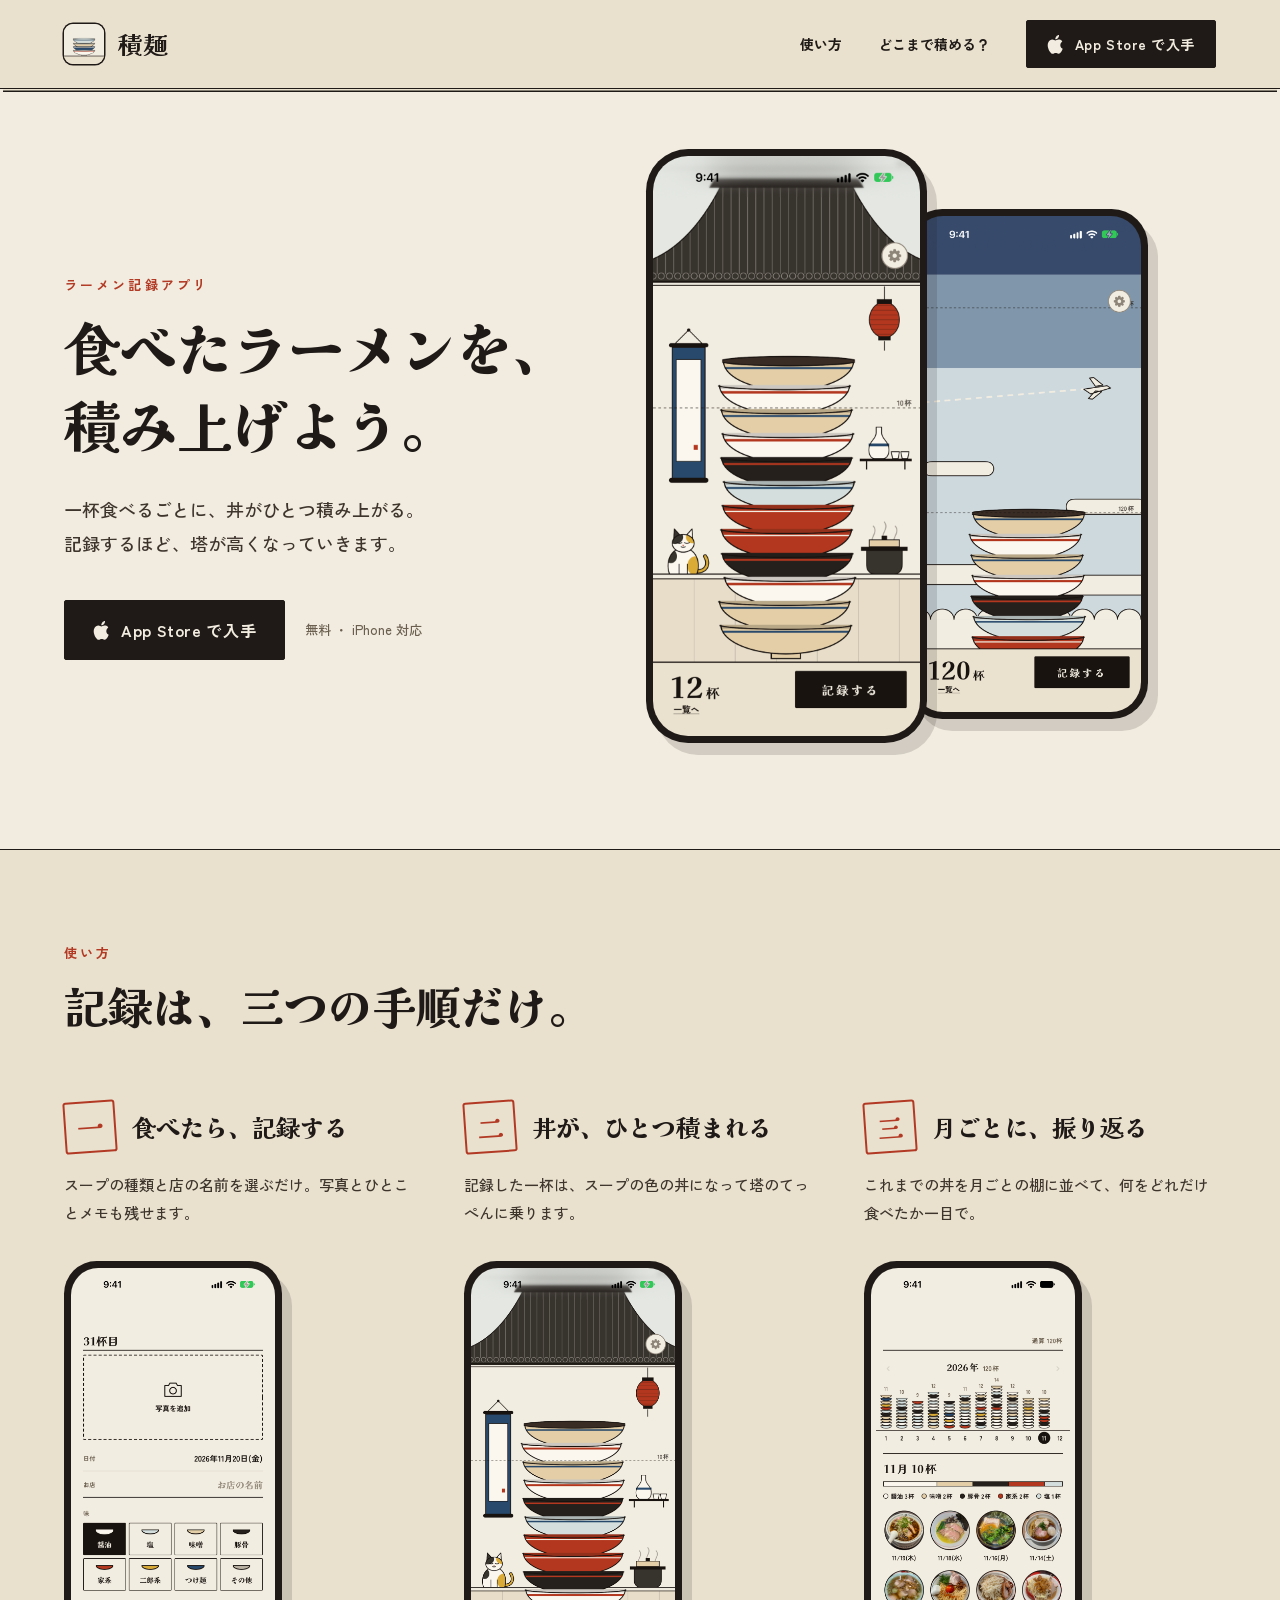
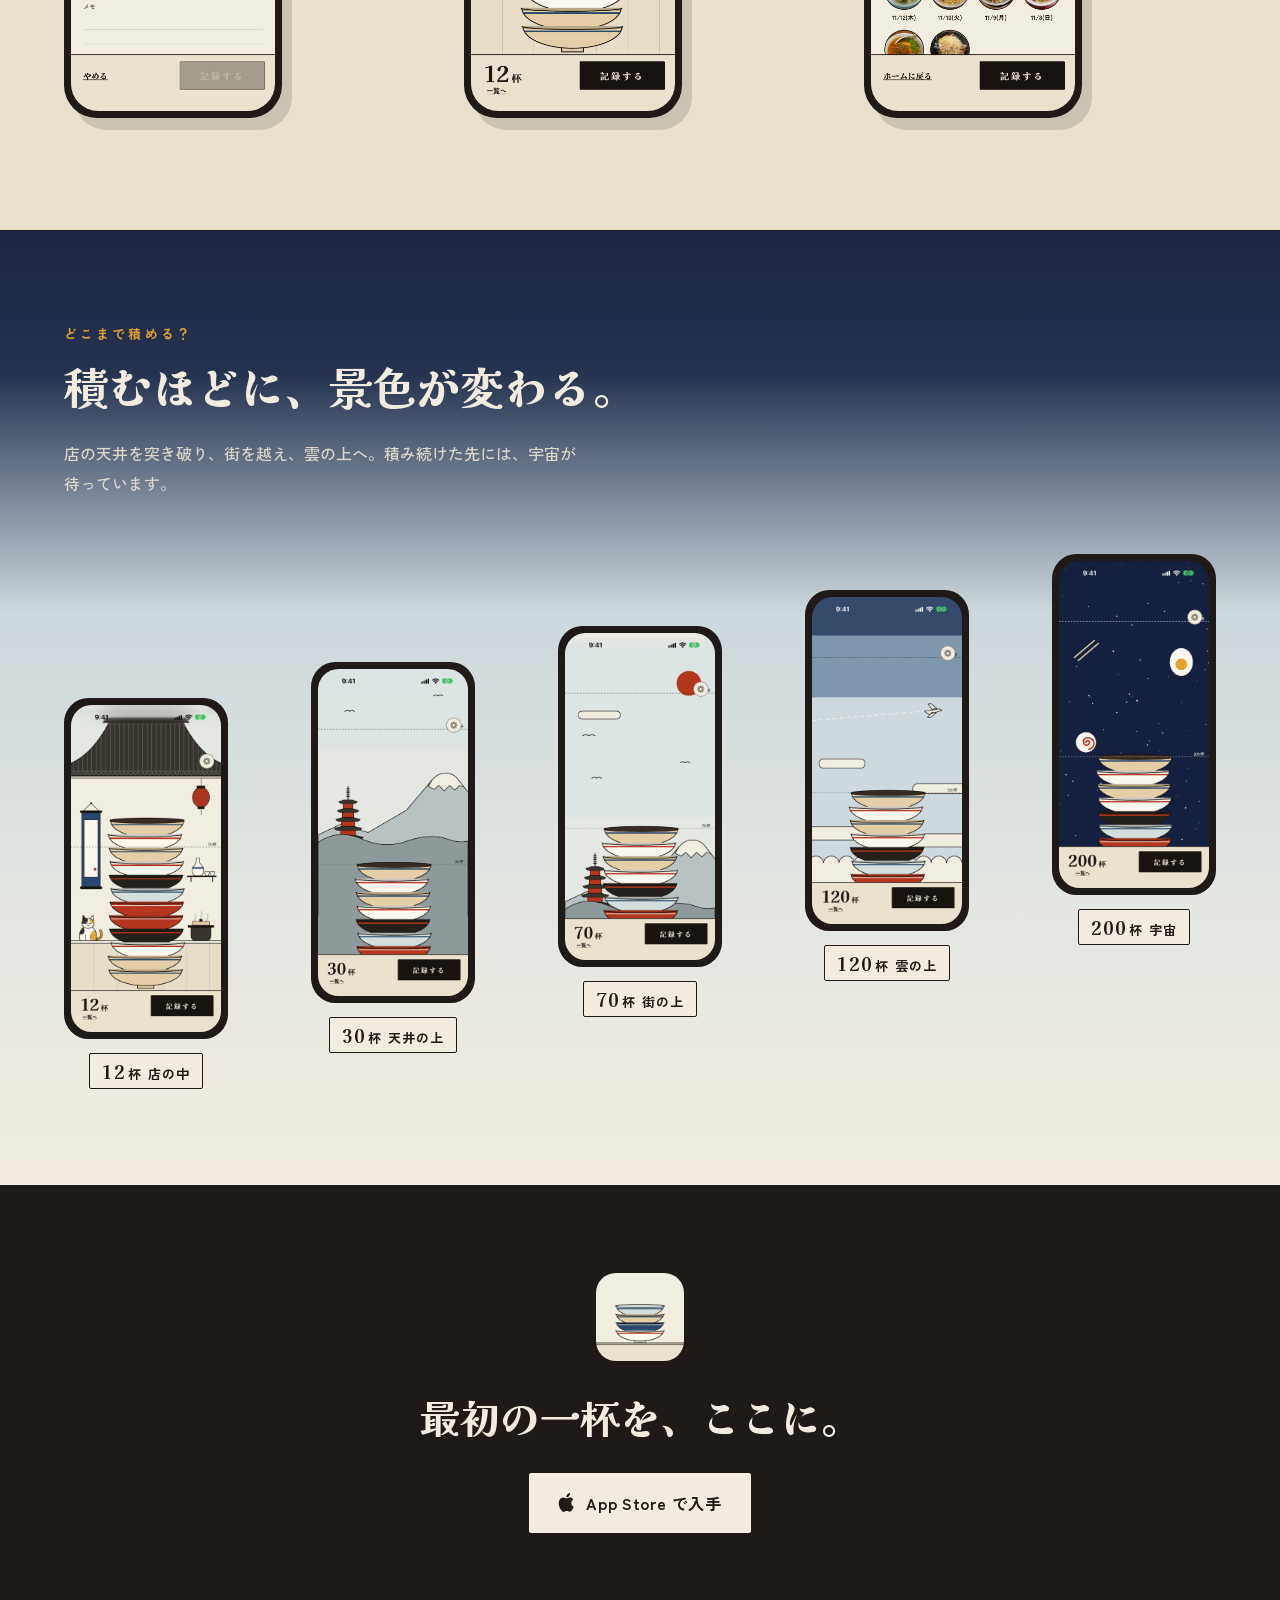
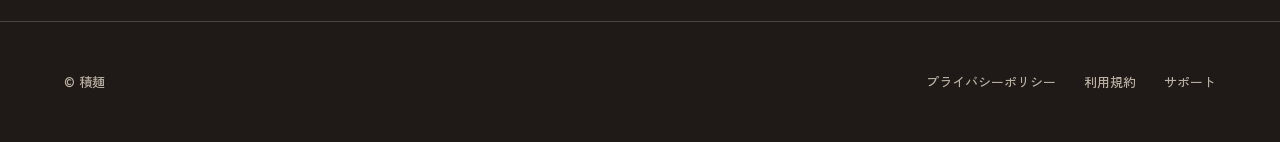
<file: index.html>
<!DOCTYPE html>
<html lang="ja">
  <head>
    <meta charset="utf-8" />
    <meta name="viewport" content="width=device-width, initial-scale=1" />
    <title>積麺 — 食べたラーメンを、積み上げよう。</title>
    <meta
      name="description"
      content="一杯食べるごとに、丼がひとつ積み上がる。記録するほど塔が高くなっていく、ラーメン記録アプリ「積麺」。"
    />
    <meta
      property="og:title"
      content="積麺 — 食べたラーメンを、積み上げよう。"
    />
    <meta
      property="og:description"
      content="一杯食べるごとに、丼がひとつ積み上がる。記録するほど塔が高くなっていく、ラーメン記録アプリ。"
    />
    <meta property="og:type" content="website" />
    <meta property="og:url" content="https://eikitsuto.github.io/tsumimen-site/" />
    <meta property="og:site_name" content="積麺" />
    <meta property="og:locale" content="ja_JP" />
    <meta property="og:image" content="https://eikitsuto.github.io/tsumimen-site/images/ogp.png" />
    <meta property="og:image:width" content="1200" />
    <meta property="og:image:height" content="630" />
    <meta property="og:image:alt" content="積麺 — 食べたラーメンを、積み上げよう。" />
    <meta name="twitter:card" content="summary_large_image" />
    <meta name="theme-color" content="#E9E0CE" />
    <link rel="icon" href="images/favicon.png" type="image/png" />
    <link rel="apple-touch-icon" href="images/apple-touch-icon.png" />
    <link rel="preconnect" href="https://fonts.googleapis.com" />
    <link rel="preconnect" href="https://fonts.gstatic.com" crossorigin />
    <link
      rel="stylesheet"
      href="https://fonts.googleapis.com/css2?family=Kaisei+Tokumin:wght@500;700;800&family=Zen+Kaku+Gothic+New:wght@500;700&display=swap"
    />
    <style>
      :root {
        --paper: #f2ece0;
        --paper-2: #e9e0ce;
        --ink: #1f1a17;
        --ink-2: #3e352d;
        --ink-3: #6b5f4f;
        --shu: #b23a24;
        --kin: #e0a030;
        --mute: #b9b0a2;
        --mincho: "Kaisei Tokumin", "Hiragino Mincho ProN", serif;
        --sans: "Zen Kaku Gothic New", "Hiragino Sans", sans-serif;
        --gutter: 64px;
      }
      * {
        box-sizing: border-box;
      }
      html {
        scroll-behavior: smooth;
        -webkit-text-size-adjust: 100%;
      }
      body {
        margin: 0;
        background: var(--paper);
        color: var(--ink);
        font-family: var(--sans);
        font-weight: 500;
        line-height: 1.6;
      }
      img {
        display: block;
        max-width: 100%;
        height: auto;
      }
      a {
        color: inherit;
      }
      h1,
      h2,
      h3 {
        font-family: var(--mincho);
        font-weight: 800;
        margin: 0;
      }
      p {
        margin: 0;
      }
      .sp {
        display: none;
      }
      .wrap {
        max-width: 1280px;
        margin: 0 auto;
        padding: 0 var(--gutter);
      }
      .eyebrow {
        font: 700 13px/1 var(--sans);
        letter-spacing: 0.24em;
        color: var(--shu);
        margin-bottom: 16px;
      }

      /* ボタン */
      .btn {
        display: inline-flex;
        align-items: center;
        gap: 12px;
        height: 60px;
        padding: 0 28px;
        border: 1.5px solid var(--ink);
        border-radius: 2px;
        background: var(--ink);
        color: var(--paper);
        text-decoration: none;
        font: 700 16px/1 var(--sans);
        letter-spacing: 0.04em;
        transition: transform 0.15s ease, box-shadow 0.15s ease;
      }
      .btn:hover {
        transform: translate(-2px, -2px);
        box-shadow: 4px 4px 0 var(--shu);
      }
      .btn svg {
        flex: none;
        fill: currentColor;
      }
      .btn.sm {
        height: 48px;
        padding: 0 20px;
        font-size: 14px;
      }
      .btn.light {
        background: var(--paper);
        color: var(--ink);
        border-color: var(--paper);
      }
      .btn.light:hover {
        box-shadow: 4px 4px 0 var(--kin);
      }

      /* 端末の枠 */
      .phone {
        flex: none;
        width: var(--w, 281px);
        padding: 7px;
        background: var(--ink);
        border-radius: calc(var(--w, 281px) * 0.15);
      }
      .phone img {
        width: 100%;
        aspect-ratio: 1206/2622;
        object-fit: cover;
        border-radius: calc(var(--w, 281px) * 0.125);
        background: var(--paper);
      }
      .phone.shadow {
        box-shadow: 10px 12px 0 rgba(31, 26, 23, 0.15);
      }

      /* ヘッダー */
      .site-header {
        position: sticky;
        top: 0;
        z-index: 10;
        background: var(--paper-2);
        border-bottom: 1.5px solid var(--ink);
        box-shadow: 0 4.5px 0 -3px var(--paper-2), 0 6px 0 -3px var(--ink);
      }
      .site-header .wrap {
        height: 88px;
        display: flex;
        align-items: center;
        justify-content: space-between;
      }
      .brand {
        display: flex;
        align-items: center;
        gap: 14px;
        text-decoration: none;
      }
      .brand img {
        width: 40px;
        height: 40px;
        border-radius: 9px;
        box-shadow: 0 0 0 1.5px var(--ink);
      }
      .brand span {
        font: 800 24px/1 var(--mincho);
        letter-spacing: 0.08em;
      }
      .site-header nav {
        display: flex;
        align-items: center;
        gap: 36px;
        font: 700 14px/1 var(--sans);
      }
      .site-header nav a.link {
        text-decoration: none;
      }
      .site-header nav a.link:hover {
        text-decoration: underline;
        text-underline-offset: 6px;
      }
      .get-short {
        display: none;
      }

      /* ヒーロー */
      .hero .wrap {
        position: relative;
        min-height: 760px;
        display: flex;
        align-items: center;
        gap: 40px;
      }
      .hero-copy {
        flex: 1;
        position: relative;
        z-index: 1;
      }
      .hero h1 {
        font-size: 56px;
        line-height: 1.4;
      }
      .hero h1 span {
        white-space: nowrap;
      }
      .hero-lead {
        margin: 28px 0 40px;
        max-width: 460px;
        font-size: 18px;
        line-height: 1.9;
        color: var(--ink-2);
      }
      .hero-cta {
        display: flex;
        align-items: center;
        gap: 20px;
        flex-wrap: wrap;
      }
      .hero-cta small {
        font: 500 13px/1.6 var(--sans);
        color: var(--ink-3);
      }
      .hero-phones {
        position: relative;
        width: 600px;
        height: 760px;
        flex: none;
      }
      .hero-phones .back {
        position: absolute;
        left: 290px;
        top: 120px;
        --w: 242px;
      }
      .hero-phones .front {
        position: absolute;
        left: 30px;
        top: 60px;
        --w: 281px;
      }

      /* 使い方 */
      .how {
        background: var(--paper-2);
        border-top: 1.5px solid var(--ink);
        padding: 96px 0 112px;
      }
      .how h2,
      .scenery h2 {
        font-size: 44px;
        line-height: 1.4;
      }
      .steps {
        list-style: none;
        margin: 64px 0 0;
        padding: 0;
        display: grid;
        grid-template-columns: repeat(3, 1fr);
        gap: 48px;
      }
      .step {
        display: flex;
        flex-direction: column;
        align-items: flex-start;
        gap: 18px;
      }
      .step-head {
        display: flex;
        align-items: center;
        gap: 16px;
      }
      .num {
        flex: none;
        width: 52px;
        height: 52px;
        border: 2px solid var(--shu);
        border-radius: 3px;
        display: flex;
        align-items: center;
        justify-content: center;
        color: var(--shu);
        font: 800 26px/1 var(--mincho);
        transform: rotate(-4deg);
      }
      .step h3 {
        font-size: 24px;
        line-height: 1.4;
      }
      .step p {
        min-height: 60px;
        margin-bottom: 12px;
        font-size: 15px;
        line-height: 1.9;
        color: var(--ink-2);
      }
      .step .phone {
        --w: 218px;
      }

      /* どこまで積める？ */
      .scenery {
        padding: 96px 0 0;
        border-top: 1.5px solid var(--ink);
        background: linear-gradient(
          to top,
          #f2ece0 0%,
          #e3e6e1 30%,
          #cdd8dd 60%,
          #26334f 85%,
          #1c2540 100%
        );
        overflow: hidden;
      }
      .scenery-head {
        color: var(--paper);
        margin-bottom: 56px;
      }
      .scenery-head .eyebrow {
        color: var(--kin);
      }
      .scenery-head p.lead {
        margin-top: 20px;
        max-width: 520px;
        font-size: 16px;
        line-height: 1.9;
        color: #dcd6cb;
      }
      .climb {
        list-style: none;
        margin: 0;
        padding: 0 0 0;
        display: flex;
        justify-content: space-between;
        align-items: flex-end;
      }
      .climb li {
        display: flex;
        flex-direction: column;
        align-items: center;
        gap: 14px;
      }
      .climb .phone {
        --w: 164px;
      }
      .climb li:nth-child(2) {
        margin-bottom: 36px;
      }
      .climb li:nth-child(3) {
        margin-bottom: 72px;
      }
      .climb li:nth-child(4) {
        margin-bottom: 108px;
      }
      .climb li:nth-child(5) {
        margin-bottom: 144px;
      }
      .climb .tag {
        font: 700 13px/1 var(--sans);
        letter-spacing: 0.08em;
        padding: 8px 12px;
        background: var(--paper);
        border: 1.5px solid var(--ink);
        border-radius: 2px;
        color: var(--ink);
        white-space: nowrap;
      }
      .climb .tag b {
        font: 800 18px/1 var(--mincho);
        margin-right: 2px;
      }
      .scenery-foot {
        height: 96px;
      }

      /* 最後の呼びかけ */
      .cta {
        background: var(--ink);
        color: var(--paper);
        text-align: center;
        padding: 88px 24px;
        display: flex;
        flex-direction: column;
        align-items: center;
        gap: 28px;
      }
      .cta img {
        width: 88px;
        height: 88px;
        border-radius: 20px;
      }
      .cta h2 {
        font-size: 40px;
        line-height: 1.4;
      }
      .site-footer {
        background: var(--ink);
        border-top: 1px solid rgba(242, 236, 224, 0.2);
        color: var(--mute);
        font: 500 13px/1 var(--sans);
      }
      .site-footer .wrap {
        min-height: 120px;
        display: flex;
        align-items: center;
        justify-content: space-between;
        gap: 20px;
      }
      .site-footer nav {
        display: flex;
        gap: 28px;
        flex-wrap: wrap;
      }
      .site-footer a {
        text-decoration: none;
      }
      .site-footer a:hover {
        color: var(--paper);
      }

      /* 中くらいの幅 */
      @media (max-width: 1100px) {
        :root {
          --gutter: 40px;
        }
        .hero h1 {
          font-size: 46px;
        }
        .hero-phones {
          width: 480px;
          height: 700px;
        }
        .hero-phones .back {
          left: 220px;
          top: 110px;
          --w: 210px;
        }
        .hero-phones .front {
          left: 0;
          top: 50px;
          --w: 250px;
        }
        .step .phone {
          --w: 190px;
        }
        .climb .phone {
          --w: 140px;
        }
      }
      @media (max-width: 900px) {
        .hero .wrap {
          flex-direction: column;
          align-items: flex-start;
          padding-top: 64px;
          min-height: 0;
        }
        .hero-phones {
          width: 100%;
          max-width: 560px;
          height: 640px;
          align-self: center;
        }
        .hero-phones .front {
          left: calc(50% - 230px);
          top: 0;
        }
        .hero-phones .back {
          left: calc(50% + 10px);
          top: 70px;
        }
        .steps {
          grid-template-columns: 1fr;
          gap: 48px;
        }
        .step {
          display: grid;
          grid-template-columns: auto 1fr;
          grid-template-rows: auto 1fr;
          column-gap: 24px;
          row-gap: 12px;
          align-items: start;
        }
        .step .phone {
          grid-row: 1 / 3;
          grid-column: 1;
          --w: 180px;
        }
        .step-head {
          grid-column: 2;
          padding-top: 8px;
        }
        .step p {
          grid-column: 2;
          min-height: 0;
        }
        .climb {
          overflow-x: auto;
          scrollbar-width: none;
          justify-content: flex-start;
          gap: 20px;
          margin: 0 calc(var(--gutter) * -1);
          padding: 0 var(--gutter) 8px;
          scroll-snap-type: x mandatory;
        }
        .climb::-webkit-scrollbar {
          display: none;
        }
        .climb li {
          margin-bottom: 0 !important;
          scroll-snap-align: start;
        }
        .scenery-foot {
          height: 56px;
        }
      }

      /* スマホ */
      @media (max-width: 600px) {
        :root {
          --gutter: 24px;
        }
        .site-header .wrap {
          height: 64px;
          padding: 0 20px;
        }
        .site-header {
          box-shadow: none;
        }
        .sp {
          display: inline;
        }
        .brand {
          gap: 10px;
        }
        .brand img {
          width: 32px;
          height: 32px;
          border-radius: 7px;
        }
        .brand span {
          font-size: 19px;
          letter-spacing: 0.06em;
        }
        .site-header nav .link,
        .get-long {
          display: none;
        }
        .get-short {
          display: flex;
        }
        .site-header .btn.sm {
          height: 36px;
          padding: 0 14px;
          font-size: 12px;
        }
        .hero .wrap {
          padding-top: 48px;
          gap: 44px;
        }
        .hero h1 {
          font-size: 34px;
          line-height: 1.45;
        }
        .hero-lead {
          margin: 20px 0 28px;
          font-size: 15px;
        }
        .hero-lead br {
          display: none;
        }
        .hero-phones {
          height: auto;
          display: flex;
          justify-content: center;
          padding-bottom: 0;
        }
        .hero-phones .back {
          display: none;
        }
        .hero-phones .front {
          position: static;
          --w: 281px;
          margin-bottom: -120px;
        }
        .hero {
          overflow: hidden;
          padding-bottom: 0;
        }
        .how {
          padding: 64px 0 72px;
          position: relative;
          z-index: 1;
        }
        .how h2,
        .scenery h2 {
          font-size: 30px;
        }
        .steps {
          margin-top: 40px;
        }
        .step {
          column-gap: 18px;
          row-gap: 10px;
        }
        .step .phone {
          --w: 140px;
        }
        .step-head {
          flex-direction: column;
          align-items: flex-start;
          gap: 16px;
        }
        .num {
          width: 40px;
          height: 40px;
          font-size: 20px;
        }
        .step h3 {
          font-size: 19px;
        }
        .step p {
          font-size: 14px;
          line-height: 1.8;
        }
        .scenery {
          padding-top: 64px;
        }
        .scenery-head {
          margin-bottom: 32px;
        }
        .scenery-head p.lead {
          font-size: 14px;
        }
        .climb {
          gap: 14px;
        }
        .climb .phone {
          --w: 156px;
        }
        .cta {
          padding: 64px 24px;
          gap: 22px;
        }
        .cta img {
          width: 72px;
          height: 72px;
          border-radius: 16px;
        }
        .cta h2 {
          font-size: 28px;
        }
        .site-footer .wrap {
          flex-direction: column-reverse;
          justify-content: center;
          padding: 32px 24px;
          gap: 20px;
          font-size: 12px;
        }
        .site-footer nav {
          gap: 20px;
          justify-content: center;
        }
      }
      @media (max-width: 360px) {
        .hero h1 {
          font-size: 29px;
        }
        .step .phone {
          --w: 118px;
        }
      }
      @media (prefers-reduced-motion: reduce) {
        html {
          scroll-behavior: auto;
        }
        .btn {
          transition: none;
        }
      }
    </style>
  </head>
  <body>
    <svg width="0" height="0" style="position: absolute" aria-hidden="true">
      <symbol id="apple" viewBox="0 0 16 19">
        <path
          d="M13.3 10c0-2.4 2-3.5 2-3.6c-1.1-1.6-2.8-1.8-3.4-1.8c-1.4-.2-2.8.8-3.5.8s-1.8-.8-3-.8C3.8 4.7 2.3 5.6 1.5 7c-1.7 2.9-.4 7.1 1.2 9.4c.8 1.1 1.7 2.4 2.9 2.4c1.2 0 1.6-.8 3-.8s1.8.8 3 .7c1.3 0 2.1-1.1 2.8-2.3c.9-1.3 1.3-2.6 1.3-2.6s-2.4-.9-2.4-3.8zM11 3c.6-.8 1.1-1.8 1-2.9c-.9 0-2.1.6-2.7 1.4c-.6.7-1.1 1.8-1 2.8c1 .1 2.1-.5 2.7-1.3z"
        />
      </symbol>
    </svg>

    <header class="site-header">
      <div class="wrap">
        <a class="brand" href="#top" aria-label="積麺 トップへ">
          <img src="images/icon.png" alt="" width="40" height="40" />
          <span>積麺</span>
        </a>
        <nav aria-label="ページ内">
          <a class="link" href="#how">使い方</a>
          <a class="link" href="#scenery">どこまで積める？</a>
          <a class="btn sm get-long" data-appstore href="#"
            ><svg width="16" height="19" aria-hidden="true">
              <use href="#apple" /></svg
            >App Store で入手</a
          >
          <a class="btn sm get-short" data-appstore href="#">入手する</a>
        </nav>
      </div>
    </header>

    <main id="top">
      <section class="hero">
        <div class="wrap">
          <div class="hero-copy">
            <p class="eyebrow">ラーメン記録アプリ</p>
            <h1>
              <span>食べたラーメンを、</span><br /><span>積み上げよう。</span>
            </h1>
            <p class="hero-lead">
              一杯食べるごとに、丼がひとつ積み上がる。<br />記録するほど、塔が高くなっていきます。
            </p>
            <div class="hero-cta">
              <a class="btn" data-appstore href="#"
                ><svg width="16" height="19" aria-hidden="true">
                  <use href="#apple" /></svg
                >App Store で入手</a
              >
              <small>無料 ・ iPhone 対応</small>
            </div>
          </div>
          <div class="hero-phones">
            <div class="phone shadow back">
              <img
                src="images/tower-120.png"
                alt="120杯の塔。雲の上まで積み上がっている"
                width="1000"
                height="2174"
              />
            </div>
            <div class="phone shadow front">
              <img
                src="images/tower-12.png"
                alt="12杯の塔。店の中で丼が積み上がっている"
                width="1000"
                height="2174"
                fetchpriority="high"
              />
            </div>
          </div>
        </div>
      </section>

      <section class="how" id="how">
        <div class="wrap">
          <p class="eyebrow">使い方</p>
          <h2>記録は、<br class="sp" />三つの手順だけ。</h2>
          <ol class="steps">
            <li class="step">
              <div class="step-head">
                <span class="num" aria-hidden="true">一</span>
                <h3>食べたら、記録する</h3>
              </div>
              <p>
                スープの種類と店の名前を選ぶだけ。写真とひとことメモも残せます。
              </p>
              <div class="phone shadow">
                <img
                  src="images/record.png"
                  alt="記録の画面。写真、日付、お店、味を選ぶ"
                  loading="lazy"
                  width="1000"
                  height="2174"
                />
              </div>
            </li>
            <li class="step">
              <div class="step-head">
                <span class="num" aria-hidden="true">二</span>
                <h3>丼が、ひとつ積まれる</h3>
              </div>
              <p>
                記録した一杯は、スープの色の丼になって塔のてっぺんに乗ります。
              </p>
              <div class="phone shadow">
                <img
                  src="images/tower-12.png"
                  alt="味ごとに色の違う丼が積み上がった塔"
                  loading="lazy"
                  width="1000"
                  height="2174"
                />
              </div>
            </li>
            <li class="step">
              <div class="step-head">
                <span class="num" aria-hidden="true">三</span>
                <h3>月ごとに、振り返る</h3>
              </div>
              <p>
                これまでの丼を月ごとの棚に並べて、何をどれだけ食べたか一目で。
              </p>
              <div class="phone shadow">
                <img
                  src="images/shelf.png"
                  alt="一覧の画面。月ごとの杯数と味の内訳"
                  loading="lazy"
                  width="1000"
                  height="2174"
                />
              </div>
            </li>
          </ol>
        </div>
      </section>

      <section class="scenery" id="scenery">
        <div class="wrap">
          <div class="scenery-head">
            <p class="eyebrow">どこまで積める？</p>
            <h2>積むほどに、<br class="sp" />景色が変わる。</h2>
            <p class="lead">
              店の天井を突き破り、街を越え、雲の上へ。積み続けた先には、宇宙が待っています。
            </p>
          </div>
          <ol class="climb">
            <li>
              <div class="phone">
                <img
                  src="images/tower-12.png"
                  alt="12杯、店の中"
                  loading="lazy"
                  width="1000"
                  height="2174"
                />
              </div>
              <span class="tag"><b>12</b>杯 店の中</span>
            </li>
            <li>
              <div class="phone">
                <img
                  src="images/tower-30.png"
                  alt="30杯、天井の上"
                  loading="lazy"
                  width="1000"
                  height="2174"
                />
              </div>
              <span class="tag"><b>30</b>杯 天井の上</span>
            </li>
            <li>
              <div class="phone">
                <img
                  src="images/tower-70.png"
                  alt="70杯、街の上"
                  loading="lazy"
                  width="1000"
                  height="2174"
                />
              </div>
              <span class="tag"><b>70</b>杯 街の上</span>
            </li>
            <li>
              <div class="phone">
                <img
                  src="images/tower-120.png"
                  alt="120杯、雲の上"
                  loading="lazy"
                  width="1000"
                  height="2174"
                />
              </div>
              <span class="tag"><b>120</b>杯 雲の上</span>
            </li>
            <li>
              <div class="phone">
                <img
                  src="images/tower-200.png"
                  alt="200杯、宇宙"
                  loading="lazy"
                  width="1000"
                  height="2174"
                />
              </div>
              <span class="tag"><b>200</b>杯 宇宙</span>
            </li>
          </ol>
          <div class="scenery-foot"></div>
        </div>
      </section>

      <section class="cta">
        <img src="images/icon.png" alt="" width="88" height="88" />
        <h2>最初の一杯を、<br class="sp" />ここに。</h2>
        <a class="btn light" data-appstore href="#"
          ><svg width="16" height="19" aria-hidden="true">
            <use href="#apple" /></svg
          >App Store で入手</a
        >
      </section>
    </main>

    <footer class="site-footer">
      <div class="wrap">
        <span>© 積麺</span>
        <nav aria-label="フッター">
          <a href="privacy.html">プライバシーポリシー</a>
          <a href="terms.html">利用規約</a>
          <a href="support.html">サポート</a>
        </nav>
      </div>
    </footer>

    <script>
      // App Store の URL が決まったらここに入れる（例: https://apps.apple.com/jp/app/id0000000000）
      const APP_STORE_URL = "";
      if (APP_STORE_URL)
        document
          .querySelectorAll("[data-appstore]")
          .forEach((a) => (a.href = APP_STORE_URL));
    </script>
  </body>
</html>
</file>
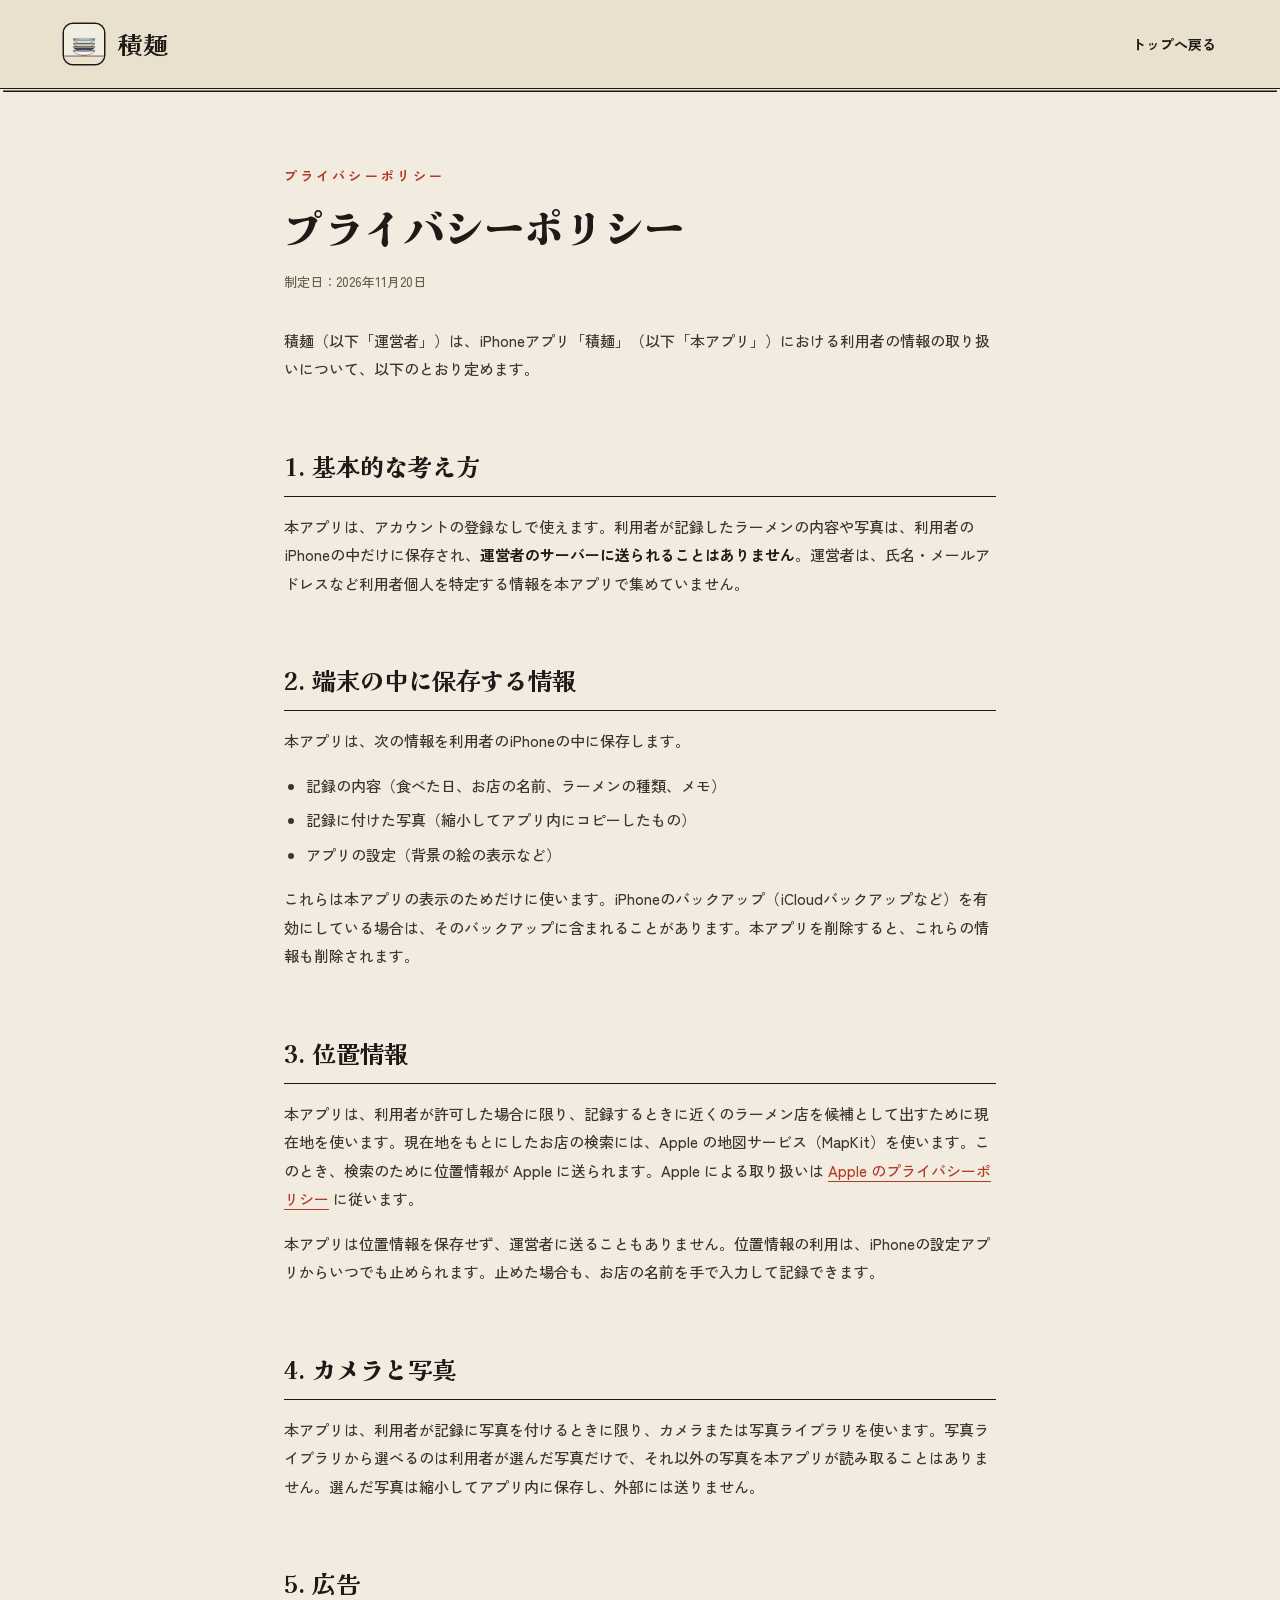
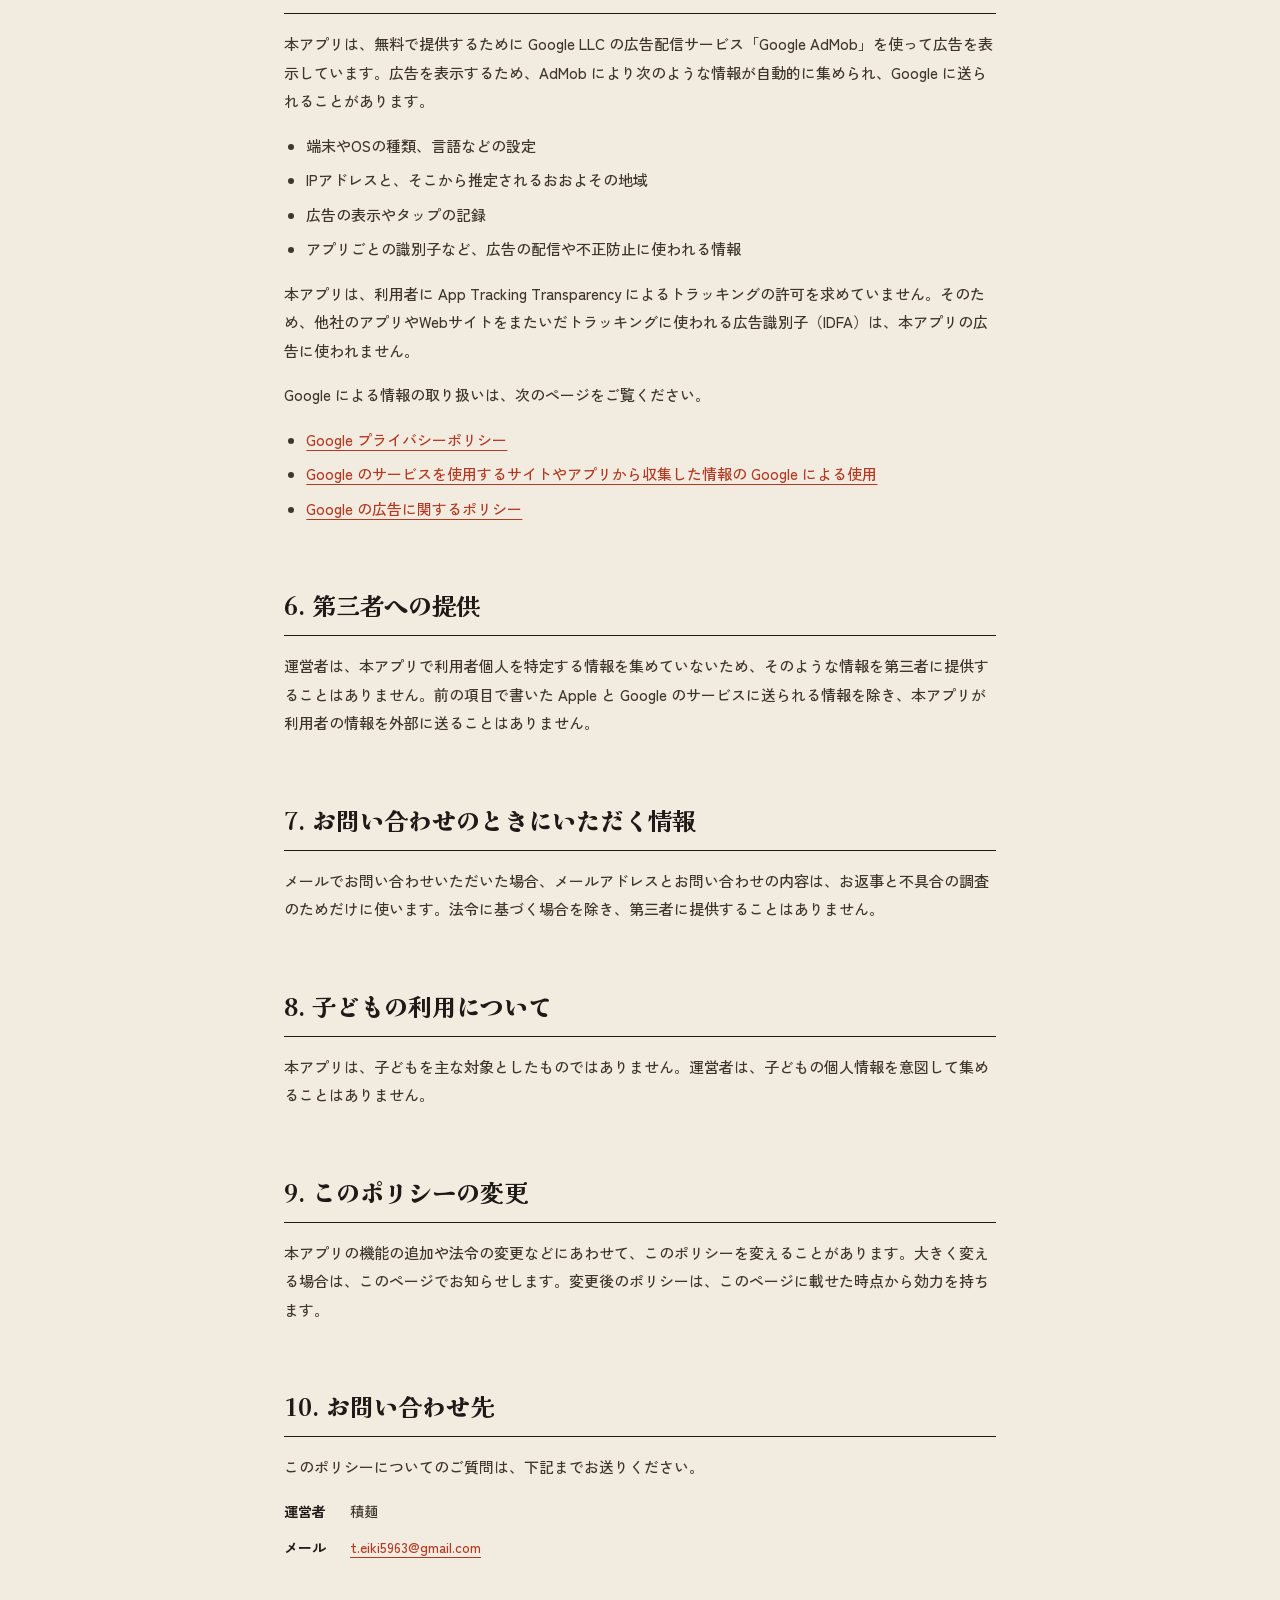
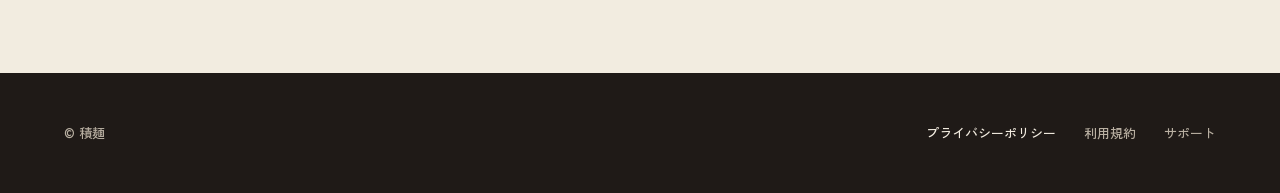
<file: privacy.html>
<!doctype html>
<html lang="ja">
<head>
<meta charset="utf-8">
<meta name="viewport" content="width=device-width, initial-scale=1">
<title>プライバシーポリシー — 積麺</title>
<meta name="description" content="ラーメン記録アプリ「積麺」のプライバシーポリシー。">
<meta property="og:title" content="プライバシーポリシー — 積麺">
<meta property="og:description" content="ラーメン記録アプリ「積麺」のプライバシーポリシー。">
<meta property="og:type" content="article">
<meta property="og:url" content="https://eikitsuto.github.io/tsumimen-site/privacy.html">
<meta property="og:site_name" content="積麺">
<meta property="og:image" content="https://eikitsuto.github.io/tsumimen-site/images/ogp.png">
<meta property="og:image:width" content="1200">
<meta property="og:image:height" content="630">
<meta name="twitter:card" content="summary_large_image">
<meta name="theme-color" content="#E9E0CE">
<link rel="icon" href="images/favicon.png" type="image/png">
<link rel="preconnect" href="https://fonts.googleapis.com">
<link rel="preconnect" href="https://fonts.gstatic.com" crossorigin>
<link rel="stylesheet" href="https://fonts.googleapis.com/css2?family=Kaisei+Tokumin:wght@500;700;800&family=Zen+Kaku+Gothic+New:wght@500;700&display=swap">
<link rel="stylesheet" href="doc.css">
</head>
<body>
<header class="site-header">
  <div class="in">
    <a class="brand" href="index.html" aria-label="積麺 トップへ"><img src="images/icon.png" alt="" width="40" height="40"><span>積麺</span></a>
    <a class="back" href="index.html">トップへ戻る</a>
  </div>
</header>

<main>
  <p class="eyebrow">プライバシーポリシー</p>
  <h1>プライバシーポリシー</h1>
  <p class="updated">制定日：2026年11月20日</p>
  <p class="intro">積麺（以下「運営者」）は、iPhoneアプリ「積麺」（以下「本アプリ」）における利用者の情報の取り扱いについて、以下のとおり定めます。</p>

  <h2>1. 基本的な考え方</h2>
  <p>本アプリは、アカウントの登録なしで使えます。利用者が記録したラーメンの内容や写真は、利用者のiPhoneの中だけに保存され、<strong>運営者のサーバーに送られることはありません</strong>。運営者は、氏名・メールアドレスなど利用者個人を特定する情報を本アプリで集めていません。</p>

  <h2>2. 端末の中に保存する情報</h2>
  <p>本アプリは、次の情報を利用者のiPhoneの中に保存します。</p>
  <ul>
    <li>記録の内容（食べた日、お店の名前、ラーメンの種類、メモ）</li>
    <li>記録に付けた写真（縮小してアプリ内にコピーしたもの）</li>
    <li>アプリの設定（背景の絵の表示など）</li>
  </ul>
  <p>これらは本アプリの表示のためだけに使います。iPhoneのバックアップ（iCloudバックアップなど）を有効にしている場合は、そのバックアップに含まれることがあります。本アプリを削除すると、これらの情報も削除されます。</p>

  <h2>3. 位置情報</h2>
  <p>本アプリは、利用者が許可した場合に限り、記録するときに近くのラーメン店を候補として出すために現在地を使います。現在地をもとにしたお店の検索には、Apple の地図サービス（MapKit）を使います。このとき、検索のために位置情報が Apple に送られます。Apple による取り扱いは <a href="https://www.apple.com/jp/legal/privacy/" target="_blank" rel="noopener">Apple のプライバシーポリシー</a> に従います。</p>
  <p>本アプリは位置情報を保存せず、運営者に送ることもありません。位置情報の利用は、iPhoneの設定アプリからいつでも止められます。止めた場合も、お店の名前を手で入力して記録できます。</p>

  <h2>4. カメラと写真</h2>
  <p>本アプリは、利用者が記録に写真を付けるときに限り、カメラまたは写真ライブラリを使います。写真ライブラリから選べるのは利用者が選んだ写真だけで、それ以外の写真を本アプリが読み取ることはありません。選んだ写真は縮小してアプリ内に保存し、外部には送りません。</p>

  <h2>5. 広告</h2>
  <p>本アプリは、無料で提供するために Google LLC の広告配信サービス「Google AdMob」を使って広告を表示しています。広告を表示するため、AdMob により次のような情報が自動的に集められ、Google に送られることがあります。</p>
  <ul>
    <li>端末やOSの種類、言語などの設定</li>
    <li>IPアドレスと、そこから推定されるおおよその地域</li>
    <li>広告の表示やタップの記録</li>
    <li>アプリごとの識別子など、広告の配信や不正防止に使われる情報</li>
  </ul>
  <p>本アプリは、利用者に App Tracking Transparency によるトラッキングの許可を求めていません。そのため、他社のアプリやWebサイトをまたいだトラッキングに使われる広告識別子（IDFA）は、本アプリの広告に使われません。</p>
  <p>Google による情報の取り扱いは、次のページをご覧ください。</p>
  <ul>
    <li><a href="https://policies.google.com/privacy?hl=ja" target="_blank" rel="noopener">Google プライバシーポリシー</a></li>
    <li><a href="https://policies.google.com/technologies/partner-sites?hl=ja" target="_blank" rel="noopener">Google のサービスを使用するサイトやアプリから収集した情報の Google による使用</a></li>
    <li><a href="https://policies.google.com/technologies/ads?hl=ja" target="_blank" rel="noopener">Google の広告に関するポリシー</a></li>
  </ul>

  <h2>6. 第三者への提供</h2>
  <p>運営者は、本アプリで利用者個人を特定する情報を集めていないため、そのような情報を第三者に提供することはありません。前の項目で書いた Apple と Google のサービスに送られる情報を除き、本アプリが利用者の情報を外部に送ることはありません。</p>

  <h2>7. お問い合わせのときにいただく情報</h2>
  <p>メールでお問い合わせいただいた場合、メールアドレスとお問い合わせの内容は、お返事と不具合の調査のためだけに使います。法令に基づく場合を除き、第三者に提供することはありません。</p>

  <h2>8. 子どもの利用について</h2>
  <p>本アプリは、子どもを主な対象としたものではありません。運営者は、子どもの個人情報を意図して集めることはありません。</p>

  <h2>9. このポリシーの変更</h2>
  <p>本アプリの機能の追加や法令の変更などにあわせて、このポリシーを変えることがあります。大きく変える場合は、このページでお知らせします。変更後のポリシーは、このページに載せた時点から効力を持ちます。</p>

  <h2>10. お問い合わせ先</h2>
  <p>このポリシーについてのご質問は、下記までお送りください。</p>
  <dl class="spec">
    <dt>運営者</dt><dd>積麺</dd>
    <dt>メール</dt><dd><a href="mailto:t.eiki5963@gmail.com">t.eiki5963@gmail.com</a></dd>
  </dl>
</main>

<footer class="site-footer">
  <div class="in">
    <span>© 積麺</span>
    <nav aria-label="フッター">
      <a href="privacy.html" aria-current="page">プライバシーポリシー</a>
      <a href="terms.html">利用規約</a>
      <a href="support.html">サポート</a>
    </nav>
  </div>
</footer>
</body>
</html>
</file>
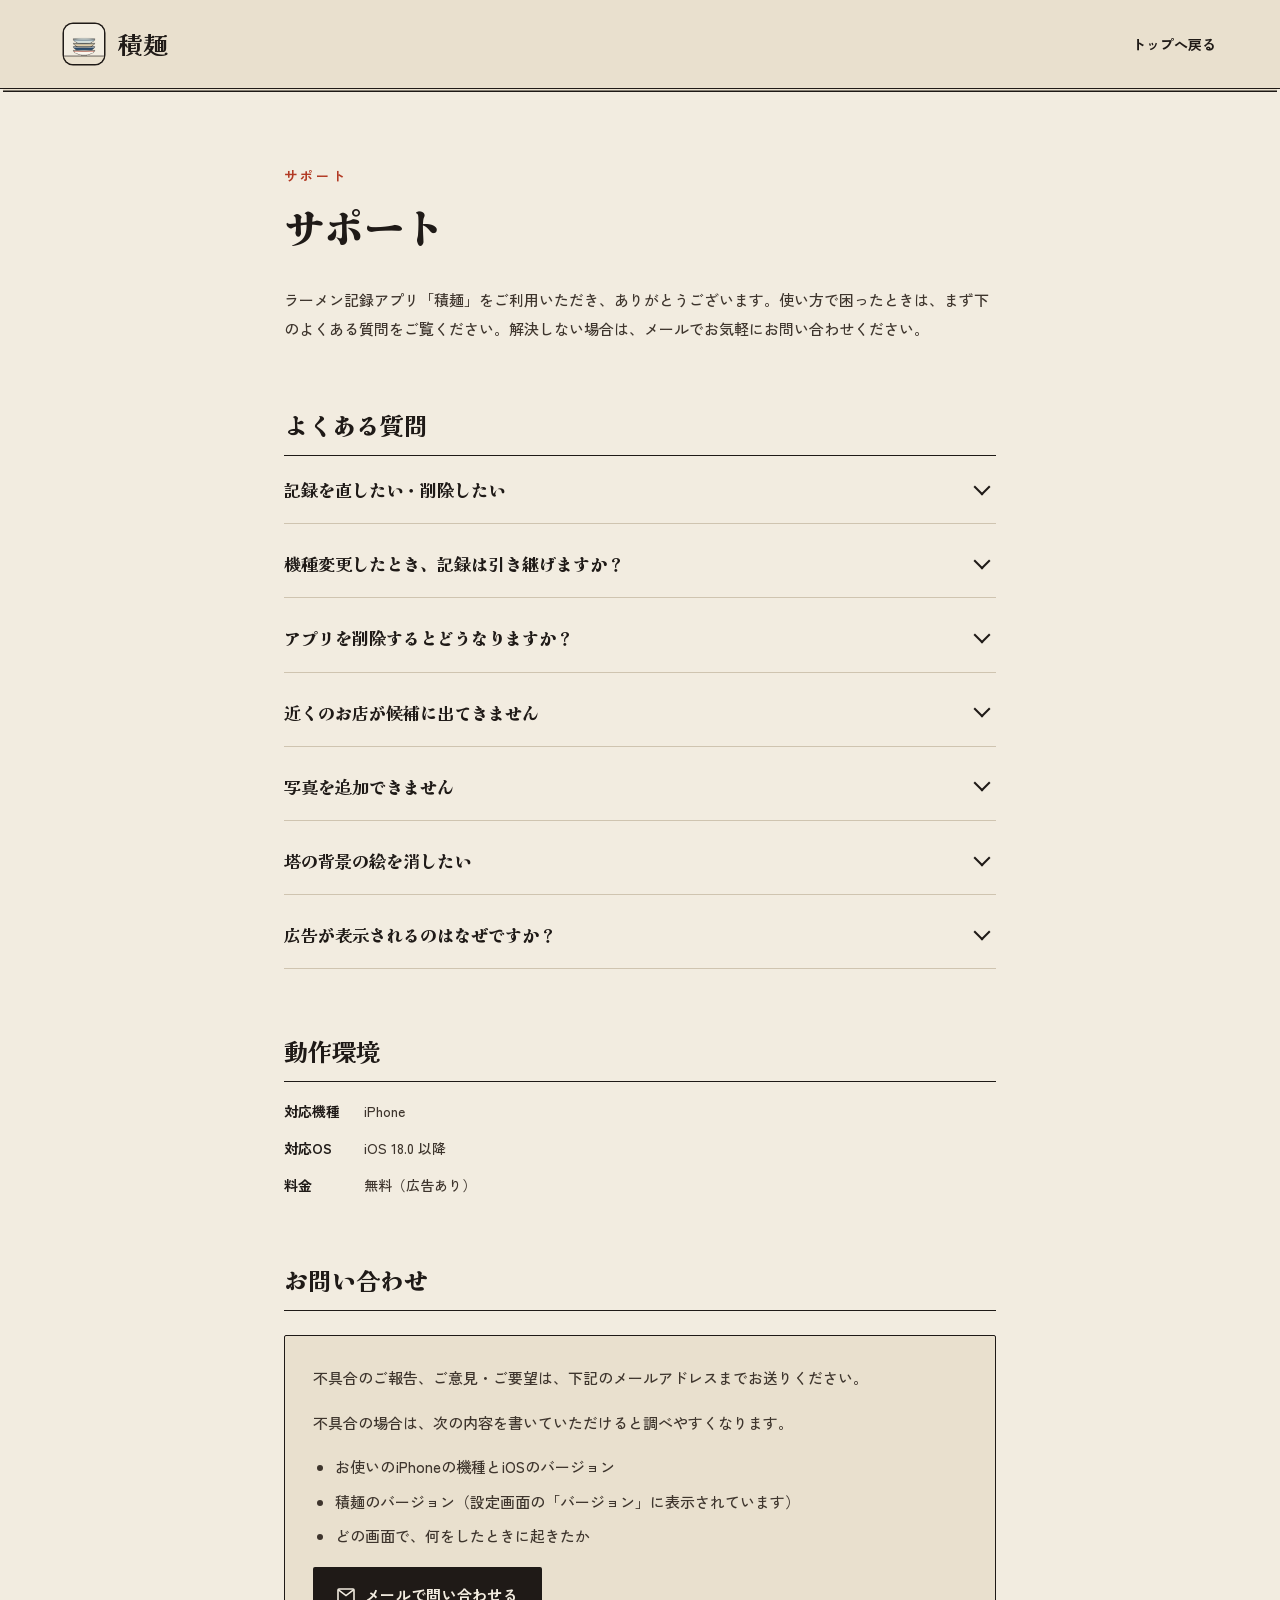
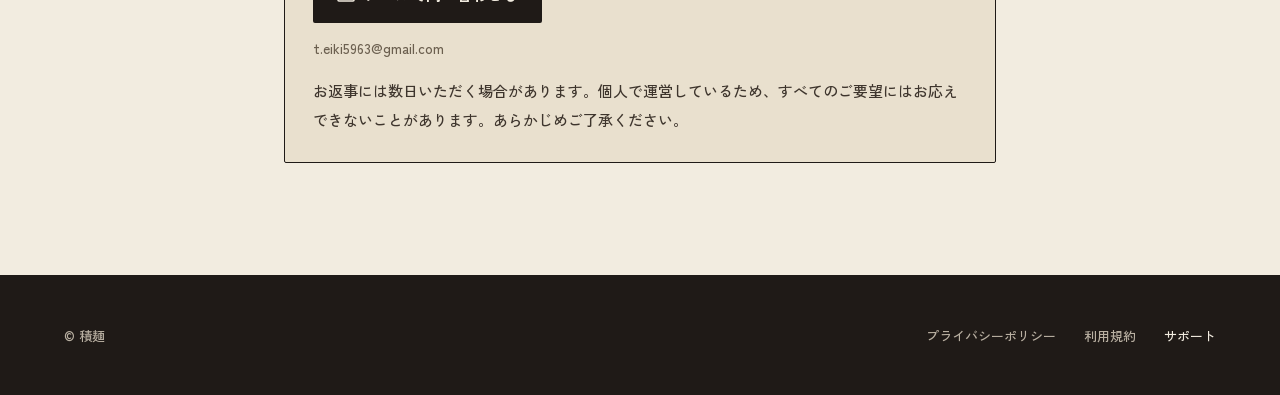
<file: support.html>
<!doctype html>
<html lang="ja">
<head>
<meta charset="utf-8">
<meta name="viewport" content="width=device-width, initial-scale=1">
<title>サポート — 積麺</title>
<meta name="description" content="ラーメン記録アプリ「積麺」のサポートページ。よくある質問とお問い合わせ先。">
<meta property="og:title" content="サポート — 積麺">
<meta property="og:description" content="ラーメン記録アプリ「積麺」のサポートページ。よくある質問とお問い合わせ先。">
<meta property="og:type" content="article">
<meta property="og:url" content="https://eikitsuto.github.io/tsumimen-site/support.html">
<meta property="og:site_name" content="積麺">
<meta property="og:image" content="https://eikitsuto.github.io/tsumimen-site/images/ogp.png">
<meta property="og:image:width" content="1200">
<meta property="og:image:height" content="630">
<meta name="twitter:card" content="summary_large_image">
<meta name="theme-color" content="#E9E0CE">
<link rel="icon" href="images/favicon.png" type="image/png">
<link rel="preconnect" href="https://fonts.googleapis.com">
<link rel="preconnect" href="https://fonts.gstatic.com" crossorigin>
<link rel="stylesheet" href="https://fonts.googleapis.com/css2?family=Kaisei+Tokumin:wght@500;700;800&family=Zen+Kaku+Gothic+New:wght@500;700&display=swap">
<link rel="stylesheet" href="doc.css">
</head>
<body>
<header class="site-header">
  <div class="in">
    <a class="brand" href="index.html" aria-label="積麺 トップへ"><img src="images/icon.png" alt="" width="40" height="40"><span>積麺</span></a>
    <a class="back" href="index.html">トップへ戻る</a>
  </div>
</header>

<main>
  <p class="eyebrow">サポート</p>
  <h1>サポート</h1>
  <p class="intro">ラーメン記録アプリ「積麺」をご利用いただき、ありがとうございます。使い方で困ったときは、まず下のよくある質問をご覧ください。解決しない場合は、メールでお気軽にお問い合わせください。</p>

  <h2>よくある質問</h2>
  <ul class="faq">
    <li><details>
      <summary>記録を直したい・削除したい</summary>
      <div class="a">
        <p>ホームの塔か一覧から丼をタップすると、その一杯の詳細が開きます。右下の「編集する」から内容を直せます。編集画面の「この記録を削除」で、記録を削除できます。削除した記録は元に戻せません。</p>
      </div>
    </details></li>
    <li><details>
      <summary>機種変更したとき、記録は引き継げますか？</summary>
      <div class="a">
        <p>記録と写真は、お使いのiPhoneの中だけに保存しています。積麺にはアカウントやクラウドへの保存の機能はありません。</p>
        <p>新しいiPhoneへは、iCloudバックアップやパソコンへのバックアップからの復元、またはクイックスタートで、iPhoneのデータごと移すと引き継がれます。</p>
      </div>
    </details></li>
    <li><details>
      <summary>アプリを削除するとどうなりますか？</summary>
      <div class="a">
        <p>アプリを削除すると、アプリ内の記録と写真もすべて消えます。運営者の側に記録は残っていないため、こちらで復元することはできません。</p>
      </div>
    </details></li>
    <li><details>
      <summary>近くのお店が候補に出てきません</summary>
      <div class="a">
        <p>近くのラーメン店の候補を出すには、位置情報の許可が必要です。積麺の設定（ホーム右上の歯車）にある「位置情報と写真の許可」から、iPhoneの設定アプリで位置情報を「このAppの使用中」にしてください。</p>
        <p>候補に出ないお店は、お店の名前を入力して探すか、そのまま名前を入力して記録できます。</p>
      </div>
    </details></li>
    <li><details>
      <summary>写真を追加できません</summary>
      <div class="a">
        <p>カメラで撮るには、カメラの許可が必要です。積麺の設定の「位置情報と写真の許可」から、iPhoneの設定アプリでカメラをオンにしてください。</p>
      </div>
    </details></li>
    <li><details>
      <summary>塔の背景の絵を消したい</summary>
      <div class="a">
        <p>ホーム右上の歯車から設定を開き、「背景の絵」をオフにすると、和紙の無地の背景になります。</p>
      </div>
    </details></li>
    <li><details>
      <summary>広告が表示されるのはなぜですか？</summary>
      <div class="a">
        <p>積麺は無料でお使いいただくため、画面上部に広告を表示しています。広告の配信には Google AdMob を使っています。詳しくは<a href="privacy.html">プライバシーポリシー</a>をご覧ください。</p>
      </div>
    </details></li>
  </ul>

  <h2>動作環境</h2>
  <dl class="spec">
    <dt>対応機種</dt><dd>iPhone</dd>
    <dt>対応OS</dt><dd>iOS 18.0 以降</dd>
    <dt>料金</dt><dd>無料（広告あり）</dd>
  </dl>

  <h2 id="contact">お問い合わせ</h2>
  <div class="contact">
    <p>不具合のご報告、ご意見・ご要望は、下記のメールアドレスまでお送りください。</p>
    <p>不具合の場合は、次の内容を書いていただけると調べやすくなります。</p>
    <ul>
      <li>お使いのiPhoneの機種とiOSのバージョン</li>
      <li>積麺のバージョン（設定画面の「バージョン」に表示されています）</li>
      <li>どの画面で、何をしたときに起きたか</li>
    </ul>
    <a class="mail" href="mailto:t.eiki5963@gmail.com?subject=%E7%A9%8D%E9%BA%BA%E3%81%AB%E3%81%A4%E3%81%84%E3%81%A6%E3%81%AE%E3%81%8A%E5%95%8F%E3%81%84%E5%90%88%E3%82%8F%E3%81%9B"><svg width="18" height="14" viewBox="0 0 18 14" fill="none" stroke="currentColor" stroke-width="1.6" aria-hidden="true"><rect x="1" y="1" width="16" height="12" rx="1"/><path d="M1.5 1.8 9 7.6l7.5-5.8"/></svg>メールで問い合わせる</a>
    <p class="address">t.eiki5963@gmail.com</p>
    <p>お返事には数日いただく場合があります。個人で運営しているため、すべてのご要望にはお応えできないことがあります。あらかじめご了承ください。</p>
  </div>
</main>

<footer class="site-footer">
  <div class="in">
    <span>© 積麺</span>
    <nav aria-label="フッター">
      <a href="privacy.html">プライバシーポリシー</a>
      <a href="terms.html">利用規約</a>
      <a href="support.html" aria-current="page">サポート</a>
    </nav>
  </div>
</footer>
</body>
</html>
</file>
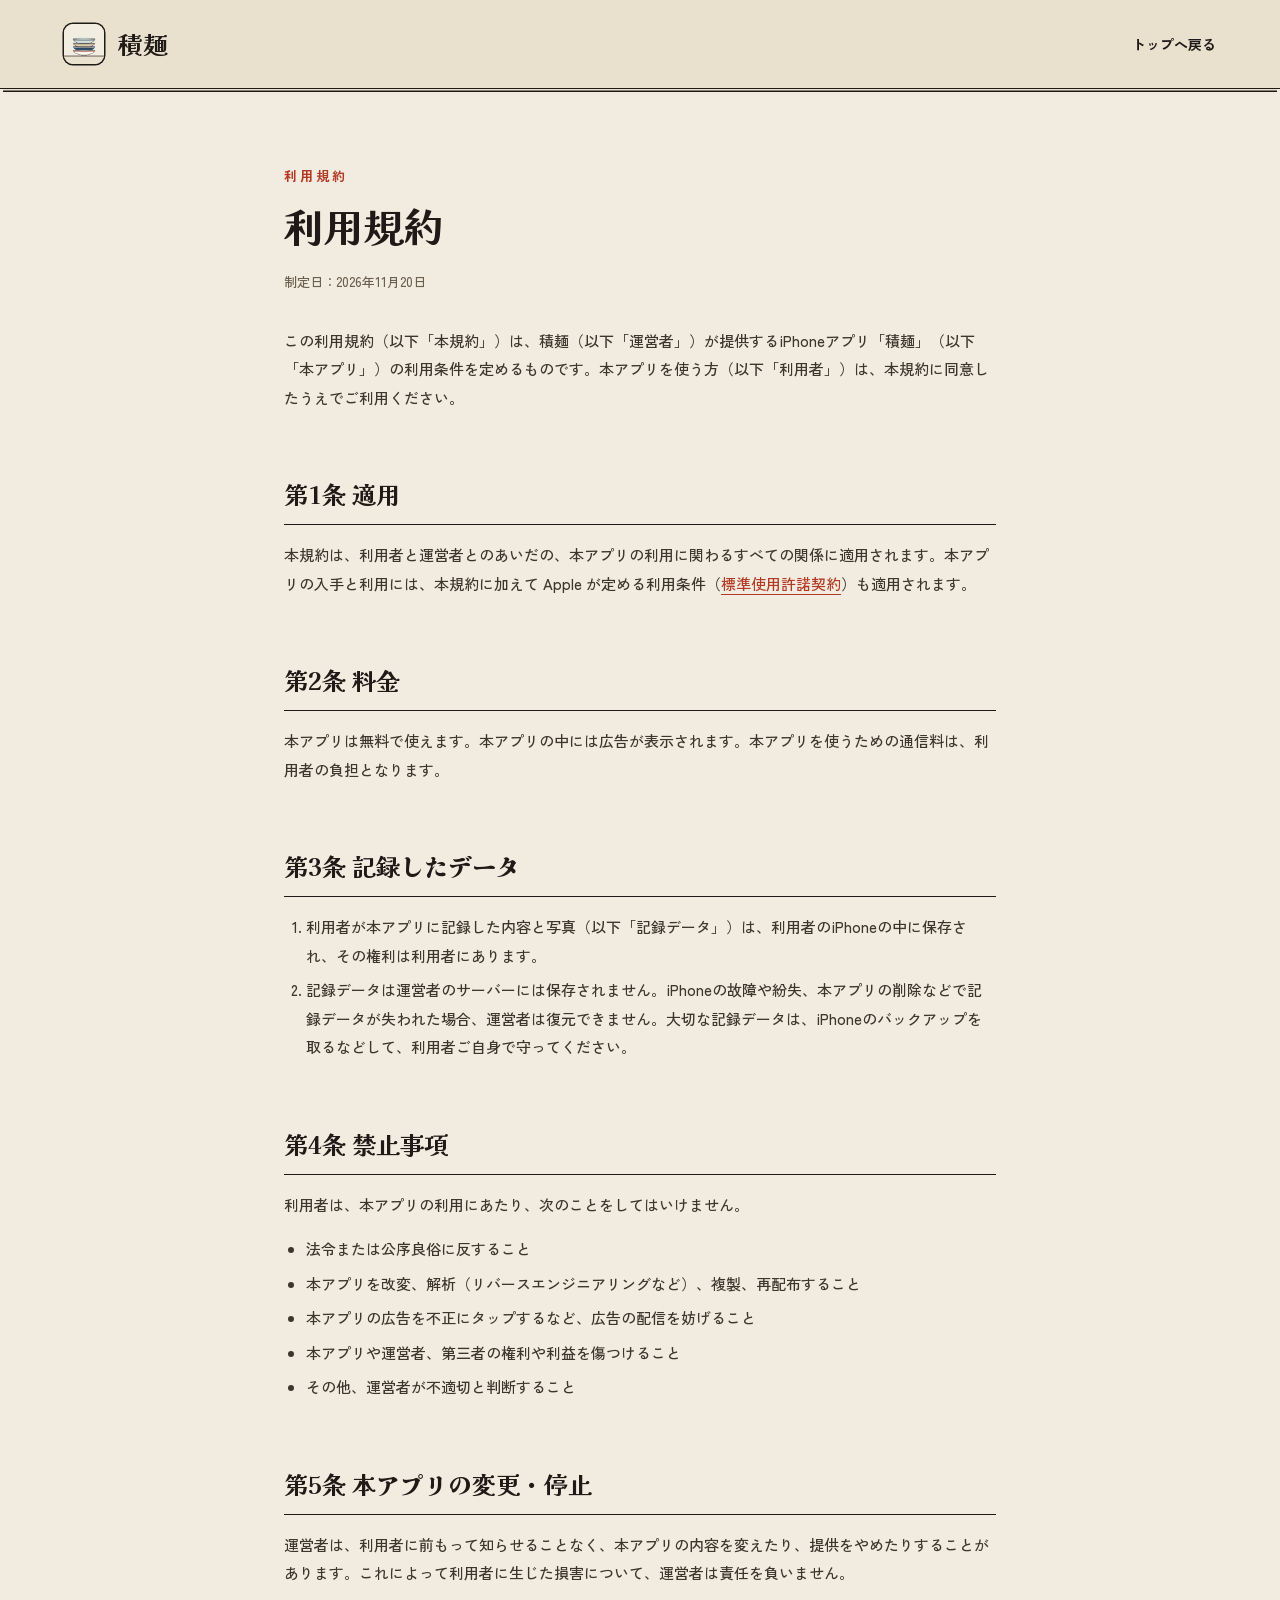
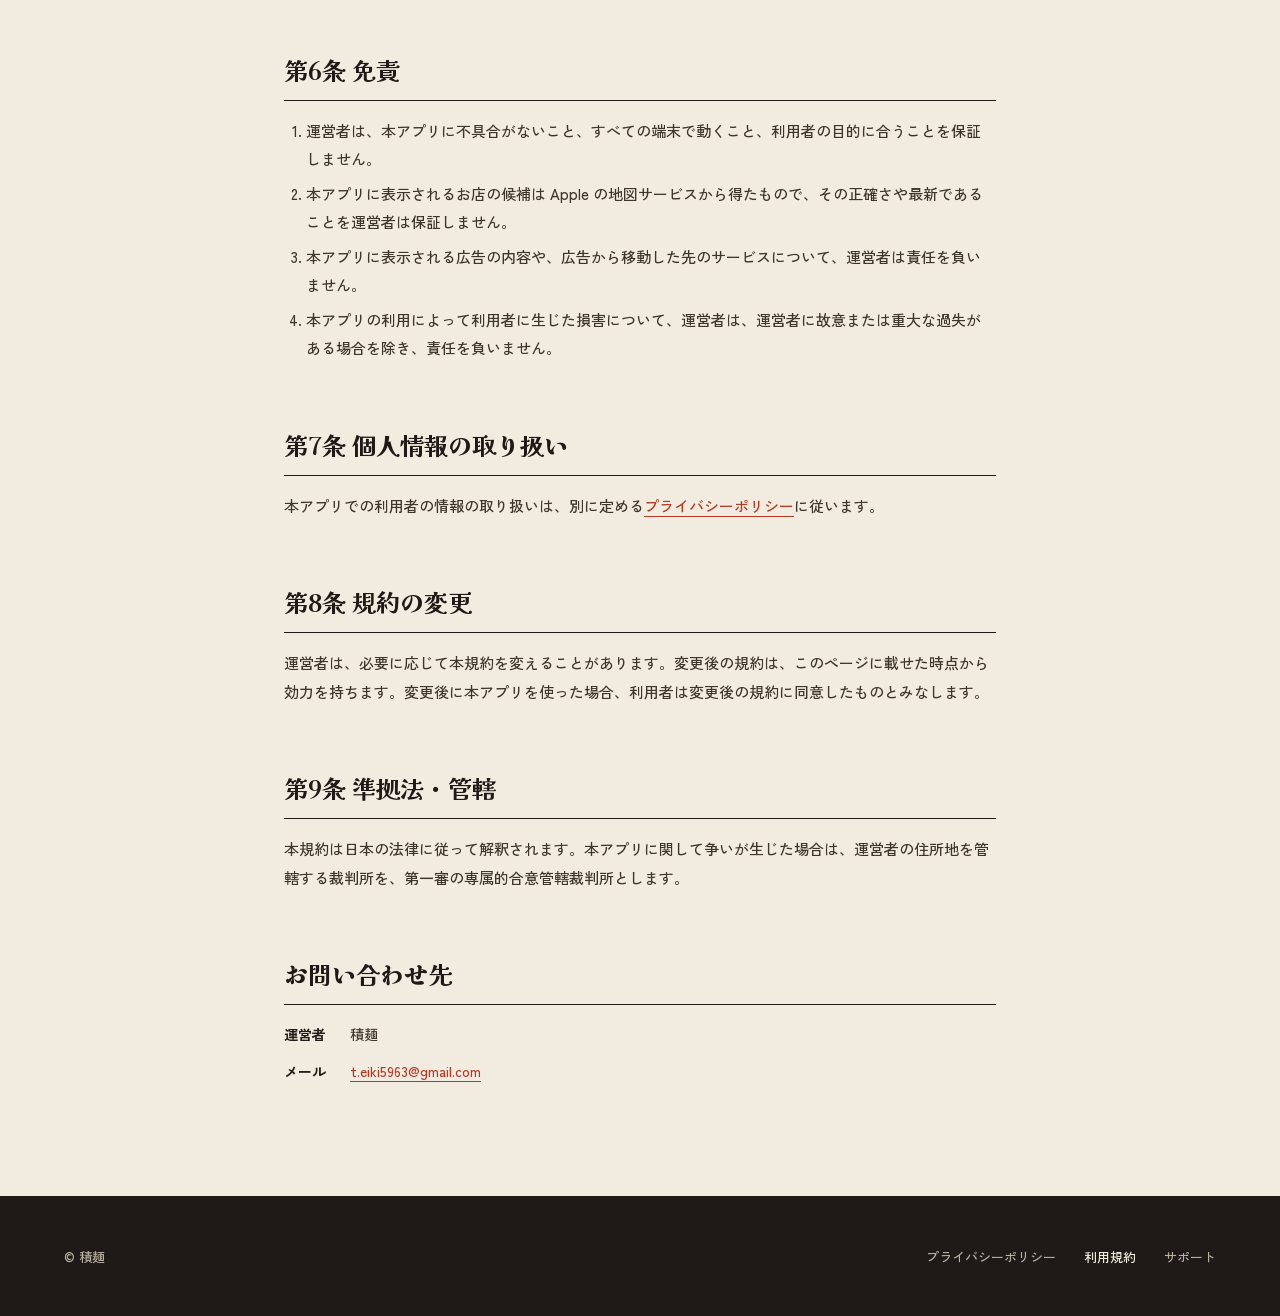
<file: terms.html>
<!doctype html>
<html lang="ja">
<head>
<meta charset="utf-8">
<meta name="viewport" content="width=device-width, initial-scale=1">
<title>利用規約 — 積麺</title>
<meta name="description" content="ラーメン記録アプリ「積麺」の利用規約。">
<meta property="og:title" content="利用規約 — 積麺">
<meta property="og:description" content="ラーメン記録アプリ「積麺」の利用規約。">
<meta property="og:type" content="article">
<meta property="og:url" content="https://eikitsuto.github.io/tsumimen-site/terms.html">
<meta property="og:site_name" content="積麺">
<meta property="og:image" content="https://eikitsuto.github.io/tsumimen-site/images/ogp.png">
<meta property="og:image:width" content="1200">
<meta property="og:image:height" content="630">
<meta name="twitter:card" content="summary_large_image">
<meta name="theme-color" content="#E9E0CE">
<link rel="icon" href="images/favicon.png" type="image/png">
<link rel="preconnect" href="https://fonts.googleapis.com">
<link rel="preconnect" href="https://fonts.gstatic.com" crossorigin>
<link rel="stylesheet" href="https://fonts.googleapis.com/css2?family=Kaisei+Tokumin:wght@500;700;800&family=Zen+Kaku+Gothic+New:wght@500;700&display=swap">
<link rel="stylesheet" href="doc.css">
</head>
<body>
<header class="site-header">
  <div class="in">
    <a class="brand" href="index.html" aria-label="積麺 トップへ"><img src="images/icon.png" alt="" width="40" height="40"><span>積麺</span></a>
    <a class="back" href="index.html">トップへ戻る</a>
  </div>
</header>

<main>
  <p class="eyebrow">利用規約</p>
  <h1>利用規約</h1>
  <p class="updated">制定日：2026年11月20日</p>
  <p class="intro">この利用規約（以下「本規約」）は、積麺（以下「運営者」）が提供するiPhoneアプリ「積麺」（以下「本アプリ」）の利用条件を定めるものです。本アプリを使う方（以下「利用者」）は、本規約に同意したうえでご利用ください。</p>

  <h2>第1条 適用</h2>
  <p>本規約は、利用者と運営者とのあいだの、本アプリの利用に関わるすべての関係に適用されます。本アプリの入手と利用には、本規約に加えて Apple が定める利用条件（<a href="https://www.apple.com/legal/internet-services/itunes/dev/stdeula/" target="_blank" rel="noopener">標準使用許諾契約</a>）も適用されます。</p>

  <h2>第2条 料金</h2>
  <p>本アプリは無料で使えます。本アプリの中には広告が表示されます。本アプリを使うための通信料は、利用者の負担となります。</p>

  <h2>第3条 記録したデータ</h2>
  <ol>
    <li>利用者が本アプリに記録した内容と写真（以下「記録データ」）は、利用者のiPhoneの中に保存され、その権利は利用者にあります。</li>
    <li>記録データは運営者のサーバーには保存されません。iPhoneの故障や紛失、本アプリの削除などで記録データが失われた場合、運営者は復元できません。大切な記録データは、iPhoneのバックアップを取るなどして、利用者ご自身で守ってください。</li>
  </ol>

  <h2>第4条 禁止事項</h2>
  <p>利用者は、本アプリの利用にあたり、次のことをしてはいけません。</p>
  <ul>
    <li>法令または公序良俗に反すること</li>
    <li>本アプリを改変、解析（リバースエンジニアリングなど）、複製、再配布すること</li>
    <li>本アプリの広告を不正にタップするなど、広告の配信を妨げること</li>
    <li>本アプリや運営者、第三者の権利や利益を傷つけること</li>
    <li>その他、運営者が不適切と判断すること</li>
  </ul>

  <h2>第5条 本アプリの変更・停止</h2>
  <p>運営者は、利用者に前もって知らせることなく、本アプリの内容を変えたり、提供をやめたりすることがあります。これによって利用者に生じた損害について、運営者は責任を負いません。</p>

  <h2>第6条 免責</h2>
  <ol>
    <li>運営者は、本アプリに不具合がないこと、すべての端末で動くこと、利用者の目的に合うことを保証しません。</li>
    <li>本アプリに表示されるお店の候補は Apple の地図サービスから得たもので、その正確さや最新であることを運営者は保証しません。</li>
    <li>本アプリに表示される広告の内容や、広告から移動した先のサービスについて、運営者は責任を負いません。</li>
    <li>本アプリの利用によって利用者に生じた損害について、運営者は、運営者に故意または重大な過失がある場合を除き、責任を負いません。</li>
  </ol>

  <h2>第7条 個人情報の取り扱い</h2>
  <p>本アプリでの利用者の情報の取り扱いは、別に定める<a href="privacy.html">プライバシーポリシー</a>に従います。</p>

  <h2>第8条 規約の変更</h2>
  <p>運営者は、必要に応じて本規約を変えることがあります。変更後の規約は、このページに載せた時点から効力を持ちます。変更後に本アプリを使った場合、利用者は変更後の規約に同意したものとみなします。</p>

  <h2>第9条 準拠法・管轄</h2>
  <p>本規約は日本の法律に従って解釈されます。本アプリに関して争いが生じた場合は、運営者の住所地を管轄する裁判所を、第一審の専属的合意管轄裁判所とします。</p>

  <h2>お問い合わせ先</h2>
  <dl class="spec">
    <dt>運営者</dt><dd>積麺</dd>
    <dt>メール</dt><dd><a href="mailto:t.eiki5963@gmail.com">t.eiki5963@gmail.com</a></dd>
  </dl>
</main>

<footer class="site-footer">
  <div class="in">
    <span>© 積麺</span>
    <nav aria-label="フッター">
      <a href="privacy.html">プライバシーポリシー</a>
      <a href="terms.html" aria-current="page">利用規約</a>
      <a href="support.html">サポート</a>
    </nav>
  </div>
</footer>
</body>
</html>
</file>
<file: doc.css>
/* サポート・プライバシーポリシー・利用規約で共通の見た目 */
:root{
  --paper:#F2ECE0; --paper-2:#E9E0CE; --ink:#1F1A17; --ink-2:#3E352D; --ink-3:#6B5F4F;
  --shu:#B23A24; --mute:#B9B0A2; --rule:#CFC4B0;
  --mincho:'Kaisei Tokumin','Hiragino Mincho ProN',serif;
  --sans:'Zen Kaku Gothic New','Hiragino Sans',sans-serif;
}
*{box-sizing:border-box}
html{-webkit-text-size-adjust:100%}
body{margin:0;background:var(--paper);color:var(--ink);font-family:var(--sans);font-weight:500;line-height:1.9}
a{color:var(--shu);text-underline-offset:4px}
a:hover{color:var(--ink)}
img{display:block}

.site-header{background:var(--paper-2);border-bottom:1.5px solid var(--ink);box-shadow:0 4.5px 0 -3px var(--paper-2),0 6px 0 -3px var(--ink)}
.site-header .in{max-width:1280px;margin:0 auto;padding:0 64px;height:88px;display:flex;align-items:center;justify-content:space-between;gap:16px}
.brand{display:flex;align-items:center;gap:14px;text-decoration:none;color:var(--ink)}
.brand img{width:40px;height:40px;border-radius:9px;box-shadow:0 0 0 1.5px var(--ink)}
.brand span{font:800 24px/1 var(--mincho);letter-spacing:.08em}
.back{font:700 14px/1 var(--sans);color:var(--ink);text-decoration:none}
.back:hover{text-decoration:underline;color:var(--ink)}

main{max-width:760px;margin:0 auto;padding:80px 24px 112px}
.eyebrow{margin:0 0 16px;font:700 13px/1 var(--sans);letter-spacing:.24em;color:var(--shu)}
h1{margin:0;font:800 40px/1.4 var(--mincho)}
.updated{margin:16px 0 0;font-size:13px;color:var(--ink-3)}
.intro{margin:32px 0 0;color:var(--ink-2)}
h2{margin:64px 0 0;padding-bottom:12px;border-bottom:1.5px solid var(--ink);font:800 24px/1.5 var(--mincho)}
h3{margin:32px 0 0;font:800 18px/1.6 var(--mincho)}
p,ul,ol,dl{margin:16px 0 0}
p,li,dd{color:var(--ink-2);font-size:15px}
ul,ol{padding-left:1.4em}
li+li{margin-top:6px}
strong{color:var(--ink)}

/* よくある質問 */
.faq{margin:0;padding:0;list-style:none}
.faq details{border-bottom:1px solid var(--rule)}
.faq summary{list-style:none;cursor:pointer;padding:20px 40px 20px 0;position:relative;font:800 17px/1.6 var(--mincho);color:var(--ink)}
.faq summary::-webkit-details-marker{display:none}
.faq summary::after{content:"";position:absolute;right:8px;top:50%;width:10px;height:10px;border-right:2px solid var(--ink);border-bottom:2px solid var(--ink);transform:translateY(-75%) rotate(45deg);transition:transform .15s}
.faq details[open] summary::after{transform:translateY(-25%) rotate(-135deg)}
.faq summary:focus-visible{outline:2px solid var(--shu);outline-offset:4px}
.faq .a{padding:0 0 24px}
.faq .a p:first-child{margin-top:0}

/* 連絡先の箱 */
.contact{margin-top:24px;padding:28px;border:1.5px solid var(--ink);background:var(--paper-2);border-radius:2px}
.contact p:first-child{margin-top:0}
.mail{display:inline-flex;align-items:center;gap:10px;margin-top:16px;height:56px;padding:0 24px;background:var(--ink);color:var(--paper);text-decoration:none;font:700 15px/1 var(--sans);letter-spacing:.02em;border-radius:2px;word-break:break-all}
.mail:hover{color:var(--paper);box-shadow:4px 4px 0 var(--shu);transform:translate(-2px,-2px)}
.mail svg{flex:none}
.address{margin-top:12px;font-size:14px;color:var(--ink-3)}

dl.spec{display:grid;grid-template-columns:auto 1fr;gap:10px 24px}
dl.spec dt{font-weight:700;font-size:14px;color:var(--ink)}
dl.spec dd{margin:0;font-size:14px}

.site-footer{background:var(--ink);color:var(--mute);font:500 13px/1 var(--sans)}
.site-footer .in{max-width:1280px;margin:0 auto;padding:0 64px;min-height:120px;display:flex;align-items:center;justify-content:space-between;gap:20px}
.site-footer nav{display:flex;gap:28px;flex-wrap:wrap}
.site-footer a{color:inherit;text-decoration:none}
.site-footer a:hover,.site-footer a[aria-current]{color:var(--paper)}

@media (max-width:600px){
  .site-header{box-shadow:none}
  .site-header .in{height:64px;padding:0 20px}
  .brand{gap:10px}
  .brand img{width:32px;height:32px;border-radius:7px}
  .brand span{font-size:19px}
  .back{font-size:13px}
  main{padding:48px 24px 80px}
  h1{font-size:30px}
  h2{margin-top:48px;font-size:21px}
  .contact{padding:22px 20px}
  .mail{height:auto;min-height:52px;padding:14px 18px;font-size:14px}
  .site-footer .in{flex-direction:column-reverse;justify-content:center;padding:32px 24px;font-size:12px}
  .site-footer nav{gap:20px;justify-content:center}
}
</file>
